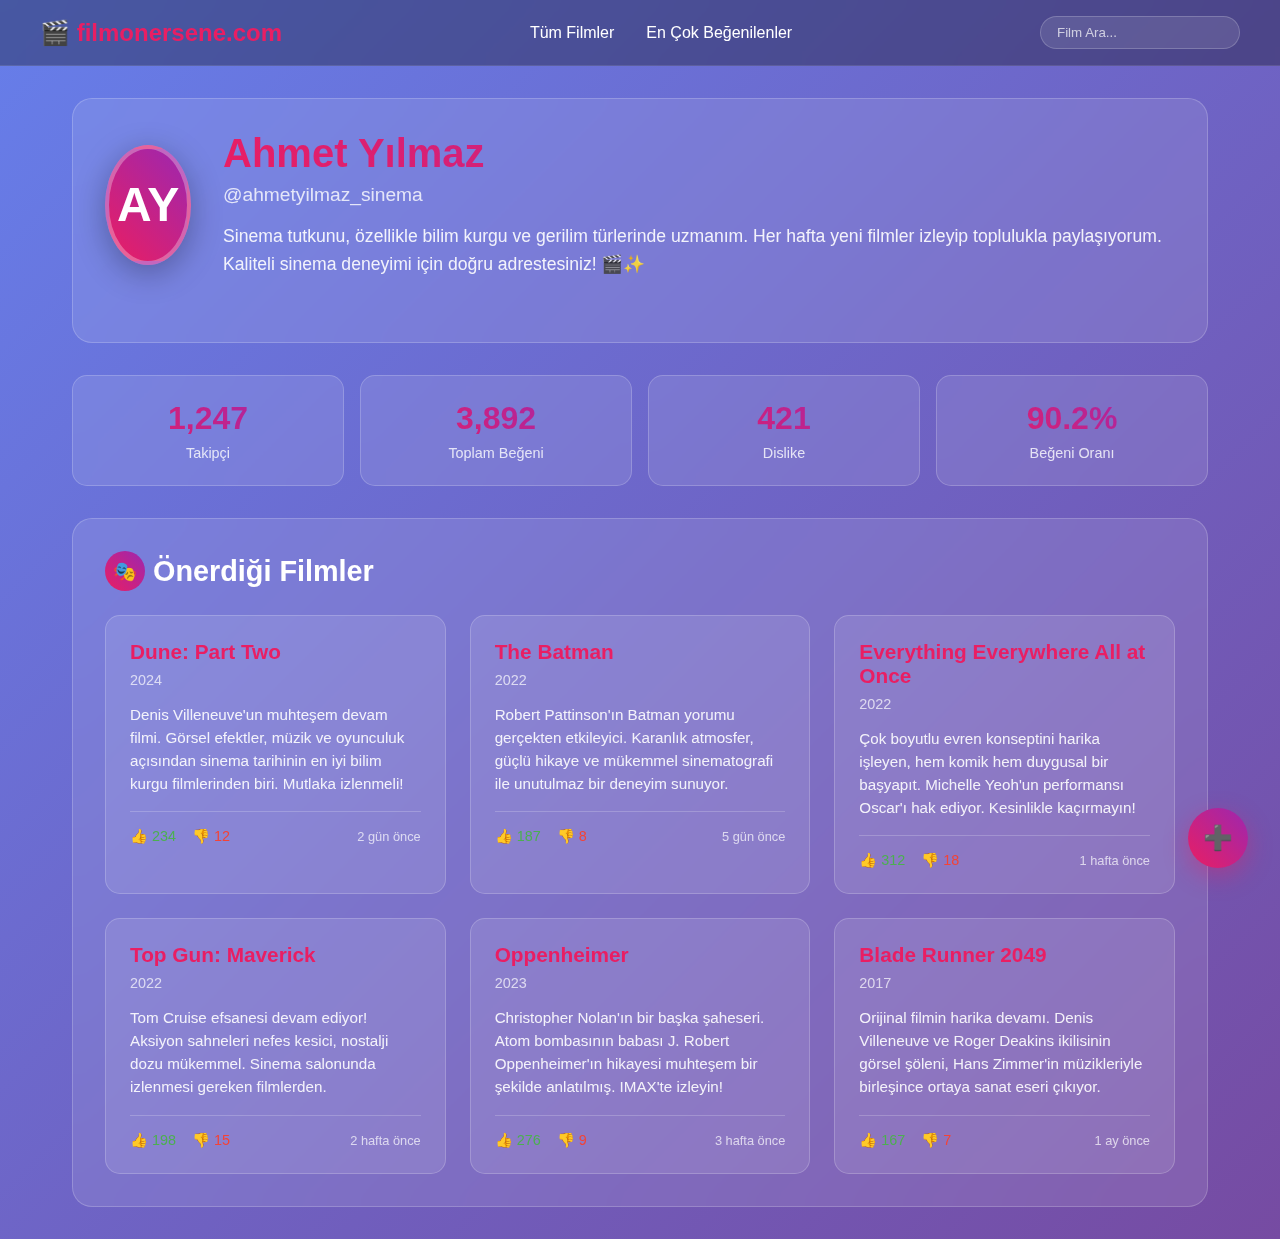
<file: target/classes/pages/profile.html>
<!DOCTYPE html>
<html lang="tr">
<head>
    <meta charset="UTF-8">
    <meta name="viewport" content="width=device-width, initial-scale=1.0">
    <title>Kullanıcı Profili - Filmonersene.com</title>
    <style>
        * {
            margin: 0;
            padding: 0;
            box-sizing: border-box;
        }

        body {
            background: linear-gradient(135deg, #667eea 0%, #764ba2 100%);
            min-height: 100vh;
            font-family: 'Segoe UI', Tahoma, Geneva, Verdana, sans-serif;
            color: #fff;
        }

        .navbar {
            background: rgba(0, 0, 0, 0.3);
            backdrop-filter: blur(10px);
            padding: 1rem 2rem;
            position: sticky;
            top: 0;
            z-index: 100;
            border-bottom: 1px solid rgba(255, 255, 255, 0.1);
        }

        .navbar-content {
            display: flex;
            justify-content: space-between;
            align-items: center;
            max-width: 1200px;
            margin: 0 auto;
        }

        .logo {
            font-size: 1.5rem;
            font-weight: bold;
            color: #e91e63;
        }

        .nav-links {
            display: flex;
            gap: 2rem;
        }

        .nav-links a {
            color: #fff;
            text-decoration: none;
            transition: color 0.3s;
        }

        .nav-links a:hover {
            color: #e91e63;
        }

        .search-box {
            background: rgba(255, 255, 255, 0.1);
            border: 1px solid rgba(255, 255, 255, 0.2);
            border-radius: 25px;
            padding: 0.5rem 1rem;
            color: #fff;
            width: 200px;
        }

        .search-box::placeholder {
            color: rgba(255, 255, 255, 0.7);
        }

        .container {
            max-width: 1200px;
            margin: 0 auto;
            padding: 2rem;
        }

        .profile-header {
            background: rgba(255, 255, 255, 0.1);
            backdrop-filter: blur(15px);
            border-radius: 20px;
            padding: 2rem;
            margin-bottom: 2rem;
            border: 1px solid rgba(255, 255, 255, 0.2);
        }

        .profile-info {
            display: flex;
            align-items: center;
            gap: 2rem;
            margin-bottom: 2rem;
        }

        .profile-avatar {
            width: 120px;
            height: 120px;
            border-radius: 50%;
            background: linear-gradient(45deg, #e91e63, #9c27b0);
            display: flex;
            align-items: center;
            justify-content: center;
            font-size: 3rem;
            font-weight: bold;
            color: #fff;
            border: 4px solid rgba(255, 255, 255, 0.3);
            box-shadow: 0 8px 32px rgba(0, 0, 0, 0.3);
        }

        .profile-details h1 {
            font-size: 2.5rem;
            margin-bottom: 0.5rem;
            background: linear-gradient(45deg, #e91e63, #9c27b0);
            -webkit-background-clip: text;
            -webkit-text-fill-color: transparent;
            background-clip: text;
        }

        .profile-details .username {
            font-size: 1.2rem;
            opacity: 0.8;
            margin-bottom: 1rem;
        }

        .profile-bio {
            font-size: 1.1rem;
            line-height: 1.6;
            opacity: 0.9;
        }

        .stats-container {
            display: grid;
            grid-template-columns: repeat(auto-fit, minmax(200px, 1fr));
            gap: 1rem;
            margin-bottom: 2rem;
        }

        .stat-card {
            background: rgba(255, 255, 255, 0.1);
            backdrop-filter: blur(10px);
            border-radius: 15px;
            padding: 1.5rem;
            text-align: center;
            border: 1px solid rgba(255, 255, 255, 0.2);
            transition: transform 0.3s, box-shadow 0.3s;
        }

        .stat-card:hover {
            transform: translateY(-5px);
            box-shadow: 0 10px 30px rgba(0, 0, 0, 0.3);
        }

        .stat-number {
            font-size: 2rem;
            font-weight: bold;
            margin-bottom: 0.5rem;
            background: linear-gradient(45deg, #e91e63, #9c27b0);
            -webkit-background-clip: text;
            -webkit-text-fill-color: transparent;
            background-clip: text;
        }

        .stat-label {
            font-size: 0.9rem;
            opacity: 0.8;
        }

        .like-ratio {
            color: #4caf50;
        }

        .content-section {
            background: rgba(255, 255, 255, 0.1);
            backdrop-filter: blur(15px);
            border-radius: 20px;
            padding: 2rem;
            border: 1px solid rgba(255, 255, 255, 0.2);
        }

        .section-title {
            font-size: 1.8rem;
            margin-bottom: 1.5rem;
            display: flex;
            align-items: center;
            gap: 0.5rem;
        }

        .section-icon {
            background: linear-gradient(45deg, #e91e63, #9c27b0);
            width: 40px;
            height: 40px;
            border-radius: 50%;
            display: flex;
            align-items: center;
            justify-content: center;
            font-size: 1.2rem;
        }

        .movies-grid {
            display: grid;
            grid-template-columns: repeat(auto-fill, minmax(300px, 1fr));
            gap: 1.5rem;
        }

        .movie-card {
            background: rgba(255, 255, 255, 0.1);
            border-radius: 15px;
            padding: 1.5rem;
            border: 1px solid rgba(255, 255, 255, 0.2);
            transition: transform 0.3s, box-shadow 0.3s;
        }

        .movie-card:hover {
            transform: translateY(-5px);
            box-shadow: 0 15px 40px rgba(0, 0, 0, 0.3);
        }

        .movie-title {
            font-size: 1.3rem;
            font-weight: bold;
            margin-bottom: 0.5rem;
            color: #e91e63;
        }

        .movie-year {
            font-size: 0.9rem;
            opacity: 0.7;
            margin-bottom: 1rem;
        }

        .movie-description {
            font-size: 0.95rem;
            line-height: 1.5;
            margin-bottom: 1rem;
            opacity: 0.9;
        }

        .movie-stats {
            display: flex;
            justify-content: space-between;
            align-items: center;
            margin-top: 1rem;
            padding-top: 1rem;
            border-top: 1px solid rgba(255, 255, 255, 0.2);
        }

        .like-dislike {
            display: flex;
            gap: 1rem;
        }

        .like-btn, .dislike-btn {
            display: flex;
            align-items: center;
            gap: 0.3rem;
            font-size: 0.9rem;
        }

        .like-btn {
            color: #4caf50;
        }

        .dislike-btn {
            color: #f44336;
        }

        .movie-date {
            font-size: 0.8rem;
            opacity: 0.7;
        }

        .floating-action {
            position: fixed;
            bottom: 2rem;
            right: 2rem;
            width: 60px;
            height: 60px;
            background: linear-gradient(45deg, #e91e63, #9c27b0);
            border-radius: 50%;
            display: flex;
            align-items: center;
            justify-content: center;
            font-size: 1.5rem;
            color: #fff;
            text-decoration: none;
            box-shadow: 0 8px 25px rgba(233, 30, 99, 0.4);
            transition: transform 0.3s;
        }

        .floating-action:hover {
            transform: scale(1.1);
        }

        @media (max-width: 768px) {
            .profile-info {
                flex-direction: column;
                text-align: center;
            }

            .stats-container {
                grid-template-columns: repeat(2, 1fr);
            }

            .movies-grid {
                grid-template-columns: 1fr;
            }

            .navbar-content {
                flex-direction: column;
                gap: 1rem;
            }
        }
    </style>
</head>
<body>
    <nav class="navbar">
        <div class="navbar-content">
            <div class="logo">🎬 filmonersene.com</div>
            <div class="nav-links">
                <a href="#">Tüm Filmler</a>
                <a href="#">En Çok Beğenilenler</a>
            </div>
            <input type="text" class="search-box" placeholder="Film Ara...">
        </div>
    </nav>

    <div class="container">
        <div class="profile-header">
            <div class="profile-info">
                <div class="profile-avatar">
                    AY
                </div>
                <div class="profile-details">
                    <h1>Ahmet Yılmaz</h1>
                    <div class="username">@ahmetyilmaz_sinema</div>
                    <p class="profile-bio">
                        Sinema tutkunu, özellikle bilim kurgu ve gerilim türlerinde uzmanım. 
                        Her hafta yeni filmler izleyip toplulukla paylaşıyorum. Kaliteli sinema 
                        deneyimi için doğru adrestesiniz! 🎬✨
                    </p>
                </div>
            </div>
        </div>

        <div class="stats-container">
            <div class="stat-card">
                <div class="stat-number">1,247</div>
                <div class="stat-label">Takipçi</div>
            </div>
            <div class="stat-card">
                <div class="stat-number">3,892</div>
                <div class="stat-label">Toplam Beğeni</div>
            </div>
            <div class="stat-card">
                <div class="stat-number">421</div>
                <div class="stat-label">Dislike</div>
            </div>
            <div class="stat-card">
                <div class="stat-number like-ratio">90.2%</div>
                <div class="stat-label">Beğeni Oranı</div>
            </div>
        </div>

        <div class="content-section">
            <h2 class="section-title">
                <div class="section-icon">🎭</div>
                Önerdiği Filmler
            </h2>
            
            <div class="movies-grid">
                <div class="movie-card">
                    <div class="movie-title">Dune: Part Two</div>
                    <div class="movie-year">2024</div>
                    <div class="movie-description">
                        Denis Villeneuve'un muhteşem devam filmi. Görsel efektler, müzik ve oyunculuk 
                        açısından sinema tarihinin en iyi bilim kurgu filmlerinden biri. Mutlaka izlenmeli!
                    </div>
                    <div class="movie-stats">
                        <div class="like-dislike">
                            <div class="like-btn">👍 234</div>
                            <div class="dislike-btn">👎 12</div>
                        </div>
                        <div class="movie-date">2 gün önce</div>
                    </div>
                </div>

                <div class="movie-card">
                    <div class="movie-title">The Batman</div>
                    <div class="movie-year">2022</div>
                    <div class="movie-description">
                        Robert Pattinson'ın Batman yorumu gerçekten etkileyici. Karanlık atmosfer, 
                        güçlü hikaye ve mükemmel sinematografi ile unutulmaz bir deneyim sunuyor.
                    </div>
                    <div class="movie-stats">
                        <div class="like-dislike">
                            <div class="like-btn">👍 187</div>
                            <div class="dislike-btn">👎 8</div>
                        </div>
                        <div class="movie-date">5 gün önce</div>
                    </div>
                </div>

                <div class="movie-card">
                    <div class="movie-title">Everything Everywhere All at Once</div>
                    <div class="movie-year">2022</div>
                    <div class="movie-description">
                        Çok boyutlu evren konseptini harika işleyen, hem komik hem duygusal bir başyapıt. 
                        Michelle Yeoh'un performansı Oscar'ı hak ediyor. Kesinlikle kaçırmayın!
                    </div>
                    <div class="movie-stats">
                        <div class="like-dislike">
                            <div class="like-btn">👍 312</div>
                            <div class="dislike-btn">👎 18</div>
                        </div>
                        <div class="movie-date">1 hafta önce</div>
                    </div>
                </div>

                <div class="movie-card">
                    <div class="movie-title">Top Gun: Maverick</div>
                    <div class="movie-year">2022</div>
                    <div class="movie-description">
                        Tom Cruise efsanesi devam ediyor! Aksiyon sahneleri nefes kesici, nostalji 
                        dozu mükemmel. Sinema salonunda izlenmesi gereken filmlerden.
                    </div>
                    <div class="movie-stats">
                        <div class="like-dislike">
                            <div class="like-btn">👍 198</div>
                            <div class="dislike-btn">👎 15</div>
                        </div>
                        <div class="movie-date">2 hafta önce</div>
                    </div>
                </div>

                <div class="movie-card">
                    <div class="movie-title">Oppenheimer</div>
                    <div class="movie-year">2023</div>
                    <div class="movie-description">
                        Christopher Nolan'ın bir başka şaheseri. Atom bombasının babası J. Robert 
                        Oppenheimer'ın hikayesi muhteşem bir şekilde anlatılmış. IMAX'te izleyin!
                    </div>
                    <div class="movie-stats">
                        <div class="like-dislike">
                            <div class="like-btn">👍 276</div>
                            <div class="dislike-btn">👎 9</div>
                        </div>
                        <div class="movie-date">3 hafta önce</div>
                    </div>
                </div>

                <div class="movie-card">
                    <div class="movie-title">Blade Runner 2049</div>
                    <div class="movie-year">2017</div>
                    <div class="movie-description">
                        Orijinal filmin harika devamı. Denis Villeneuve ve Roger Deakins ikilisinin 
                        görsel şöleni, Hans Zimmer'in müzikleriyle birleşince ortaya sanat eseri çıkıyor.
                    </div>
                    <div class="movie-stats">
                        <div class="like-dislike">
                            <div class="like-btn">👍 167</div>
                            <div class="dislike-btn">👎 7</div>
                        </div>
                        <div class="movie-date">1 ay önce</div>
                    </div>
                </div>
            </div>
        </div>
    </div>

    <a href="#" class="floating-action" title="Yeni Film Öner">
        ➕
    </a>
</body>
</html>
</file>
